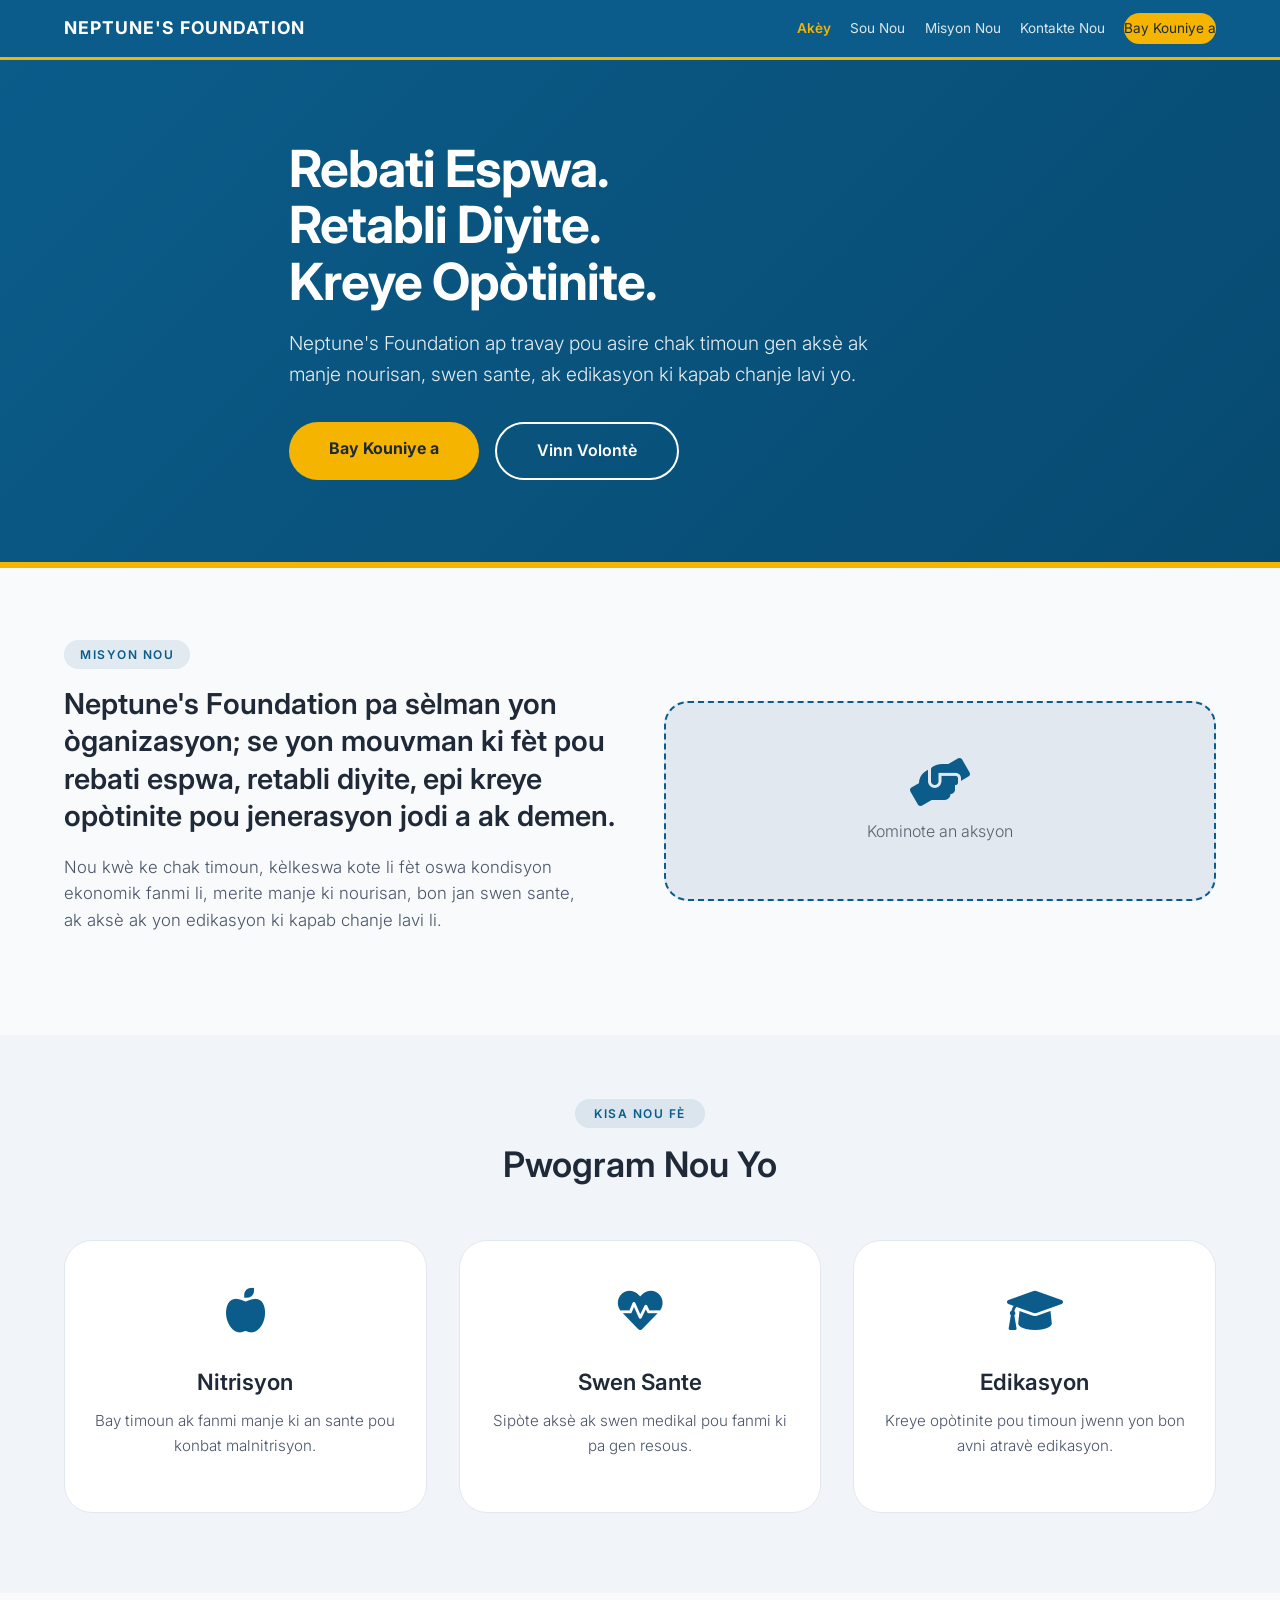
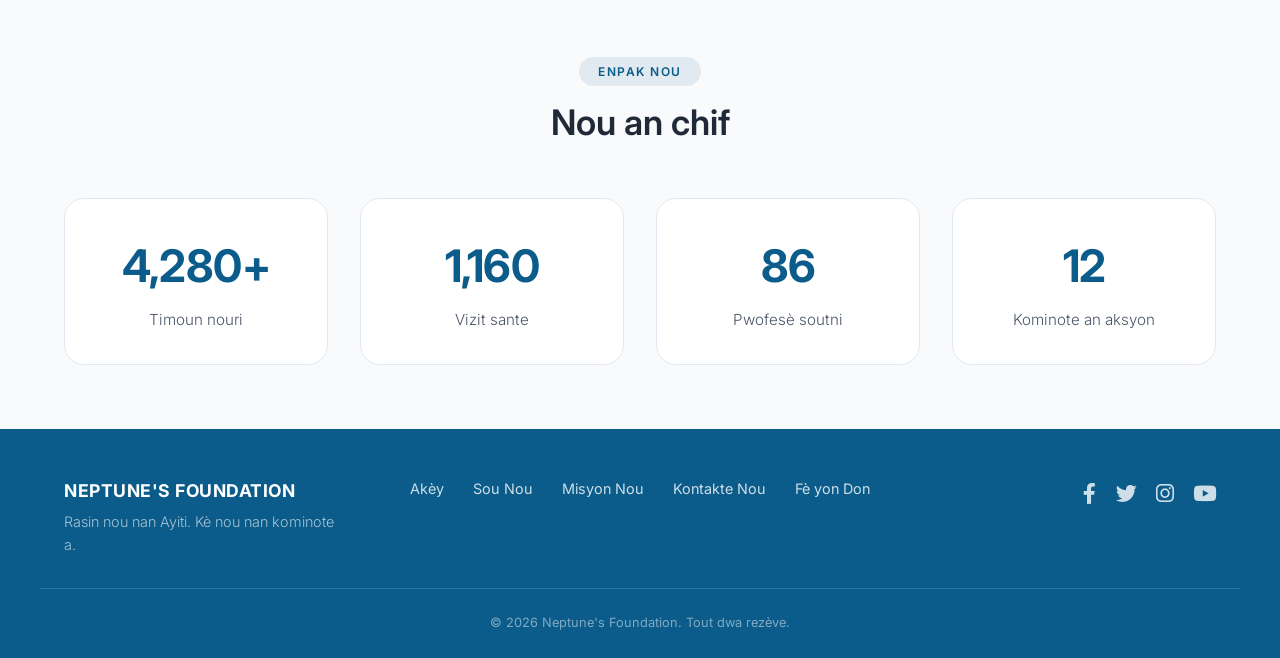
<file: index.html>
<!doctype html>
<html lang="ht">
  <head>
    <meta charset="UTF-8" />
    <meta name="viewport" content="width=device-width, initial-scale=1.0" />
    <title>Neptune's Foundation · Home</title>
    <link
      rel="stylesheet"
      href="https://cdnjs.cloudflare.com/ajax/libs/font-awesome/6.0.0-beta3/css/all.min.css"
    />
    <link rel="preconnect" href="https://fonts.googleapis.com" />
    <link rel="preconnect" href="https://fonts.gstatic.com" crossorigin />
    <link
      href="https://fonts.googleapis.com/css2?family=Inter:opsz,wght@14..32,300;14..32,400;14..32,600;14..32,700&display=swap"
      rel="stylesheet"
    />
    <link rel="stylesheet" href="./css/styles.css" />
  </head>
  <body>
    <header class="top-header">
      <div class="container header-flex">
        <div class="logo">NEPTUNE'S FOUNDATION</div>
        <nav class="main-nav" id="mainNav">
          <a href="index.html" class="active">Akèy</a>
          <a href="./pages/about.html">Sou Nou</a>
          <a href="./pages/missions.html">Misyon Nou</a>
          <a href="./pages/contact.html">Kontakte Nou</a>
          <a href="./pages/donate.html" class="donate-btn">Bay Kouniye a</a>
        </nav>
        <div class="hamburger" id="hamburger">
          <i class="fas fa-bars"></i>
        </div>
      </div>
    </header>

    <section class="hero-section">
      <div class="container hero-content">
        <h1>
          Rebati Espwa.<br />
          Retabli Diyite.<br />
          Kreye Opòtinite.
        </h1>
        <p>
          Neptune's Foundation ap travay pou asire chak timoun gen aksè ak manje
          nourisan, swen sante, ak edikasyon ki kapab chanje lavi yo.
        </p>
        <div class="hero-btns">
          <a href="donate.html" class="btn-primary">Bay Kouniye a</a>
          <a href="contact.html" class="btn-secondary">Vinn Volontè</a>
        </div>
      </div>
    </section>

    <section class="mission-section">
      <div class="container mission-grid">
        <div class="mission-text">
          <span class="section-tag">Misyon Nou</span>
          <h2>
            Neptune's Foundation pa sèlman yon òganizasyon; se yon mouvman ki
            fèt pou rebati espwa, retabli diyite, epi kreye opòtinite pou
            jenerasyon jodi a ak demen.
          </h2>
          <p>
            Nou kwè ke chak timoun, kèlkeswa kote li fèt oswa kondisyon ekonomik
            fanmi li, merite manje ki nourisan, bon jan swen sante, ak aksè ak
            yon edikasyon ki kapab chanje lavi li.
          </p>
        </div>
        <div class="mission-image">
          <div class="image-placeholder">
            <i class="fas fa-hands-helping"></i>
            <span>Kominote an aksyon</span>
          </div>
        </div>
      </div>
    </section>

    <section class="programs-section">
      <div class="container">
        <div class="section-header">
          <span class="section-tag">Kisa Nou Fè</span>
          <h2>Pwogram Nou Yo</h2>
        </div>
        <div class="programs-grid">
          <div class="program-card">
            <div class="program-icon"><i class="fas fa-apple-alt"></i></div>
            <h3>Nitrisyon</h3>
            <p>
              Bay timoun ak fanmi manje ki an sante pou konbat malnitrisyon.
            </p>
          </div>
          <div class="program-card">
            <div class="program-icon"><i class="fas fa-heartbeat"></i></div>
            <h3>Swen Sante</h3>
            <p>Sipòte aksè ak swen medikal pou fanmi ki pa gen resous.</p>
          </div>
          <div class="program-card">
            <div class="program-icon">
              <i class="fas fa-graduation-cap"></i>
            </div>
            <h3>Edikasyon</h3>
            <p>
              Kreye opòtinite pou timoun jwenn yon bon avni atravè edikasyon.
            </p>
          </div>
        </div>
      </div>
    </section>

    <section class="impact-section">
      <div class="container">
        <div class="section-header">
          <span class="section-tag">Enpak Nou</span>
          <h2>Nou an chif</h2>
        </div>
        <div class="impact-grid">
          <div class="impact-item">
            <div class="number">4,280+</div>
            <p>Timoun nouri</p>
          </div>
          <div class="impact-item">
            <div class="number">1,160</div>
            <p>Vizit sante</p>
          </div>
          <div class="impact-item">
            <div class="number">86</div>
            <p>Pwofesè soutni</p>
          </div>
          <div class="impact-item">
            <div class="number">12</div>
            <p>Kominote an aksyon</p>
          </div>
        </div>
      </div>
    </section>

    <footer class="footer">
      <div class="container footer-grid">
        <div class="footer-brand">
          <h3>NEPTUNE'S FOUNDATION</h3>
          <p>Rasin nou nan Ayiti. Kè nou nan kominote a.</p>
        </div>
        <div class="footer-links">
          <a href="index.html">Akèy</a>
          <a href="about.html">Sou Nou</a>
          <a href="missions.html">Misyon Nou</a>
          <a href="contact.html">Kontakte Nou</a>
          <a href="donate.html">Fè yon Don</a>
        </div>
        <div class="footer-social">
          <a href="#"><i class="fab fa-facebook-f"></i></a>
          <a href="#"><i class="fab fa-twitter"></i></a>
          <a href="#"><i class="fab fa-instagram"></i></a>
          <a href="#"><i class="fab fa-youtube"></i></a>
        </div>
      </div>
      <div class="container footer-bottom">
        <p>&copy; 2026 Neptune's Foundation. Tout dwa rezève.</p>
      </div>
    </footer>

    <script src="./js/scripts.js"></script>
  </body>
</html>
</file>
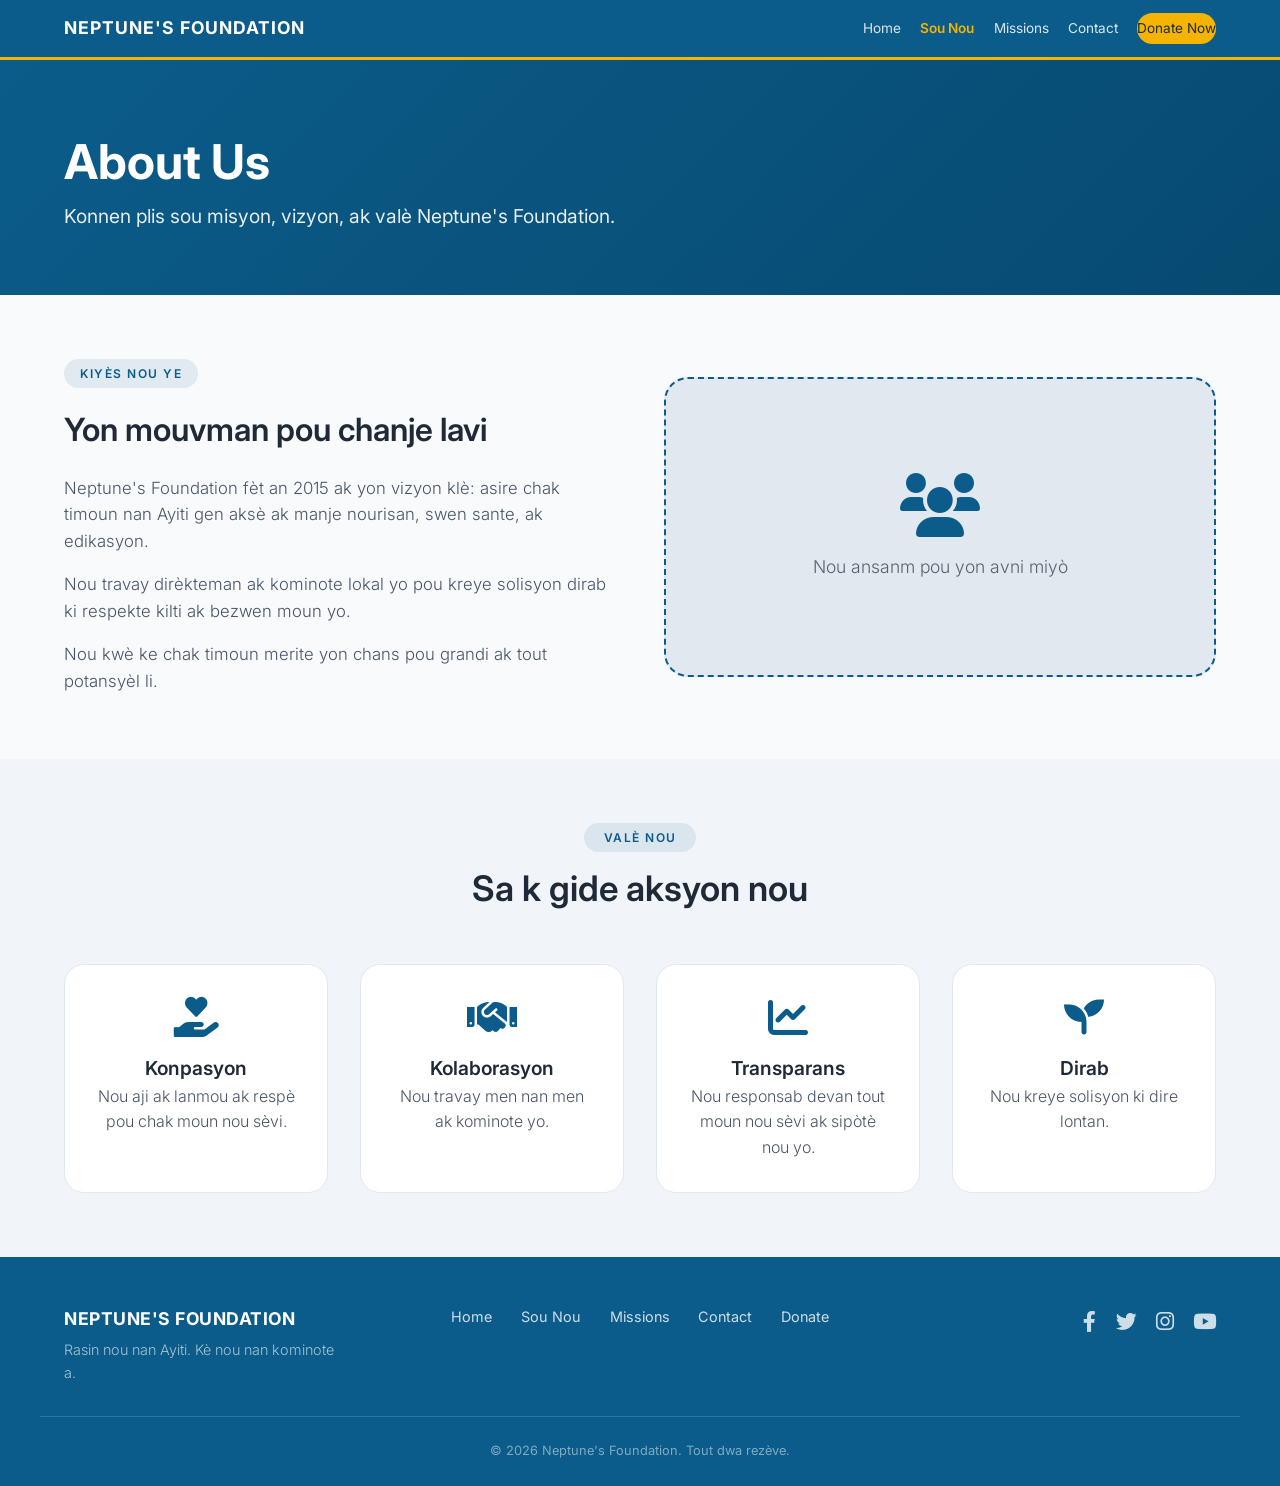
<file: pages/about.html>
<!doctype html>
<html lang="ht">
  <head>
    <meta charset="UTF-8" />
    <meta name="viewport" content="width=device-width, initial-scale=1.0" />
    <title>Neptune's Foundation · About</title>
    <link
      rel="stylesheet"
      href="https://cdnjs.cloudflare.com/ajax/libs/font-awesome/6.0.0-beta3/css/all.min.css"
    />
    <link rel="preconnect" href="https://fonts.googleapis.com" />
    <link rel="preconnect" href="https://fonts.gstatic.com" crossorigin />
    <link
      href="https://fonts.googleapis.com/css2?family=Inter:opsz,wght@14..32,300;14..32,400;14..32,600;14..32,700&display=swap"
      rel="stylesheet"
    />
    <link rel="stylesheet" href="../css/styles.css" />
  </head>
  <body>
    <header class="top-header">
      <div class="container header-flex">
        <div class="logo">NEPTUNE'S FOUNDATION</div>
        <nav class="main-nav" id="mainNav">
          <a href="index.html">Home</a>
          <a href="about.html" class="active">Sou Nou</a>
          <a href="missions.html">Missions</a>
          <a href="contact.html">Contact</a>
          <a href="donate.html" class="donate-btn">Donate Now</a>
        </nav>
        <div class="hamburger" id="hamburger">
          <i class="fas fa-bars"></i>
        </div>
      </div>
    </header>

    <section
      class="page-hero"
      style="
        background: linear-gradient(
          135deg,
          var(--color-primary) 0%,
          #074a70 100%
        );
        padding: 4rem 0;
        color: #ffffff;
      "
    >
      <div class="container">
        <h1 style="font-size: 3rem; font-weight: 700">About Us</h1>
        <p style="font-size: 1.2rem; opacity: 0.9; max-width: 600px">
          Konnen plis sou misyon, vizyon, ak valè Neptune's Foundation.
        </p>
      </div>
    </section>

    <section
      class="about-content"
      style="padding: 4rem 0; background: var(--color-bg-main)"
    >
      <div class="container">
        <div
          class="about-grid"
          style="
            display: grid;
            grid-template-columns: 1fr 1fr;
            gap: 3rem;
            align-items: center;
          "
        >
          <div>
            <span
              class="section-tag"
              style="
                display: inline-block;
                font-size: 0.75rem;
                font-weight: 600;
                text-transform: uppercase;
                letter-spacing: 1.5px;
                color: var(--color-primary);
                background: rgba(11, 92, 138, 0.1);
                padding: 0.3rem 1rem;
                border-radius: 40px;
                margin-bottom: 1rem;
              "
              >Kiyès Nou Ye</span
            >
            <h2
              style="
                font-size: 2rem;
                font-weight: 600;
                color: var(--color-text-main);
                margin-bottom: 1.2rem;
              "
            >
              Yon mouvman pou chanje lavi
            </h2>
            <p
              style="
                font-size: 1.05rem;
                color: #4a5568;
                font-weight: 300;
                margin-bottom: 1rem;
              "
            >
              Neptune's Foundation fèt an 2015 ak yon vizyon klè: asire chak
              timoun nan Ayiti gen aksè ak manje nourisan, swen sante, ak
              edikasyon.
            </p>
            <p
              style="
                font-size: 1.05rem;
                color: #4a5568;
                font-weight: 300;
                margin-bottom: 1rem;
              "
            >
              Nou travay dirèkteman ak kominote lokal yo pou kreye solisyon
              dirab ki respekte kilti ak bezwen moun yo.
            </p>
            <p style="font-size: 1.05rem; color: #4a5568; font-weight: 300">
              Nou kwè ke chak timoun merite yon chans pou grandi ak tout
              potansyèl li.
            </p>
          </div>
          <div
            class="image-placeholder"
            style="
              background: #e2e8f0;
              border-radius: 24px;
              padding: 3rem 2rem;
              text-align: center;
              min-height: 300px;
              display: flex;
              flex-direction: column;
              align-items: center;
              justify-content: center;
              border: 2px dashed var(--color-primary);
            "
          >
            <i
              class="fas fa-users"
              style="
                font-size: 4rem;
                color: var(--color-primary);
                margin-bottom: 1rem;
              "
            ></i>
            <span style="font-weight: 300; font-size: 1.1rem; opacity: 0.7"
              >Nou ansanm pou yon avni miyò</span
            >
          </div>
        </div>
      </div>
    </section>

    <section
      class="values-section"
      style="padding: 4rem 0; background: #f1f5f9"
    >
      <div class="container">
        <div class="section-header">
          <span class="section-tag">Valè Nou</span>
          <h2>Sa k gide aksyon nou</h2>
        </div>
        <div
          class="values-grid"
          style="
            display: grid;
            grid-template-columns: repeat(auto-fit, minmax(250px, 1fr));
            gap: 2rem;
            margin-top: 2rem;
          "
        >
          <div
            class="value-card"
            style="
              background: #ffffff;
              padding: 2rem;
              border-radius: 20px;
              border: 1px solid #e2e8f0;
              text-align: center;
              transition: 0.25s ease;
            "
          >
            <i
              class="fas fa-hand-holding-heart"
              style="
                font-size: 2.5rem;
                color: var(--color-primary);
                margin-bottom: 1rem;
              "
            ></i>
            <h3
              style="
                font-size: 1.2rem;
                font-weight: 600;
                color: var(--color-text-main);
              "
            >
              Konpasyon
            </h3>
            <p style="color: #4a5568; font-weight: 300">
              Nou aji ak lanmou ak respè pou chak moun nou sèvi.
            </p>
          </div>
          <div
            class="value-card"
            style="
              background: #ffffff;
              padding: 2rem;
              border-radius: 20px;
              border: 1px solid #e2e8f0;
              text-align: center;
              transition: 0.25s ease;
            "
          >
            <i
              class="fas fa-handshake"
              style="
                font-size: 2.5rem;
                color: var(--color-primary);
                margin-bottom: 1rem;
              "
            ></i>
            <h3
              style="
                font-size: 1.2rem;
                font-weight: 600;
                color: var(--color-text-main);
              "
            >
              Kolaborasyon
            </h3>
            <p style="color: #4a5568; font-weight: 300">
              Nou travay men nan men ak kominote yo.
            </p>
          </div>
          <div
            class="value-card"
            style="
              background: #ffffff;
              padding: 2rem;
              border-radius: 20px;
              border: 1px solid #e2e8f0;
              text-align: center;
              transition: 0.25s ease;
            "
          >
            <i
              class="fas fa-chart-line"
              style="
                font-size: 2.5rem;
                color: var(--color-primary);
                margin-bottom: 1rem;
              "
            ></i>
            <h3
              style="
                font-size: 1.2rem;
                font-weight: 600;
                color: var(--color-text-main);
              "
            >
              Transparans
            </h3>
            <p style="color: #4a5568; font-weight: 300">
              Nou responsab devan tout moun nou sèvi ak sipòtè nou yo.
            </p>
          </div>
          <div
            class="value-card"
            style="
              background: #ffffff;
              padding: 2rem;
              border-radius: 20px;
              border: 1px solid #e2e8f0;
              text-align: center;
              transition: 0.25s ease;
            "
          >
            <i
              class="fas fa-seedling"
              style="
                font-size: 2.5rem;
                color: var(--color-primary);
                margin-bottom: 1rem;
              "
            ></i>
            <h3
              style="
                font-size: 1.2rem;
                font-weight: 600;
                color: var(--color-text-main);
              "
            >
              Dirab
            </h3>
            <p style="color: #4a5568; font-weight: 300">
              Nou kreye solisyon ki dire lontan.
            </p>
          </div>
        </div>
      </div>
    </section>

    <footer class="footer">
      <div class="container footer-grid">
        <div class="footer-brand">
          <h3>NEPTUNE'S FOUNDATION</h3>
          <p>Rasin nou nan Ayiti. Kè nou nan kominote a.</p>
        </div>
        <div class="footer-links">
          <a href="index.html">Home</a>
          <a href="about.html">Sou Nou</a>
          <a href="missions.html">Missions</a>
          <a href="contact.html">Contact</a>
          <a href="donate.html">Donate</a>
        </div>
        <div class="footer-social">
          <a href="#"><i class="fab fa-facebook-f"></i></a>
          <a href="#"><i class="fab fa-twitter"></i></a>
          <a href="#"><i class="fab fa-instagram"></i></a>
          <a href="#"><i class="fab fa-youtube"></i></a>
        </div>
      </div>
      <div class="container footer-bottom">
        <p>&copy; 2026 Neptune's Foundation. Tout dwa rezève.</p>
      </div>
    </footer>

    <script src="../js/scripts.js"></script>
  </body>
</html>
</file>
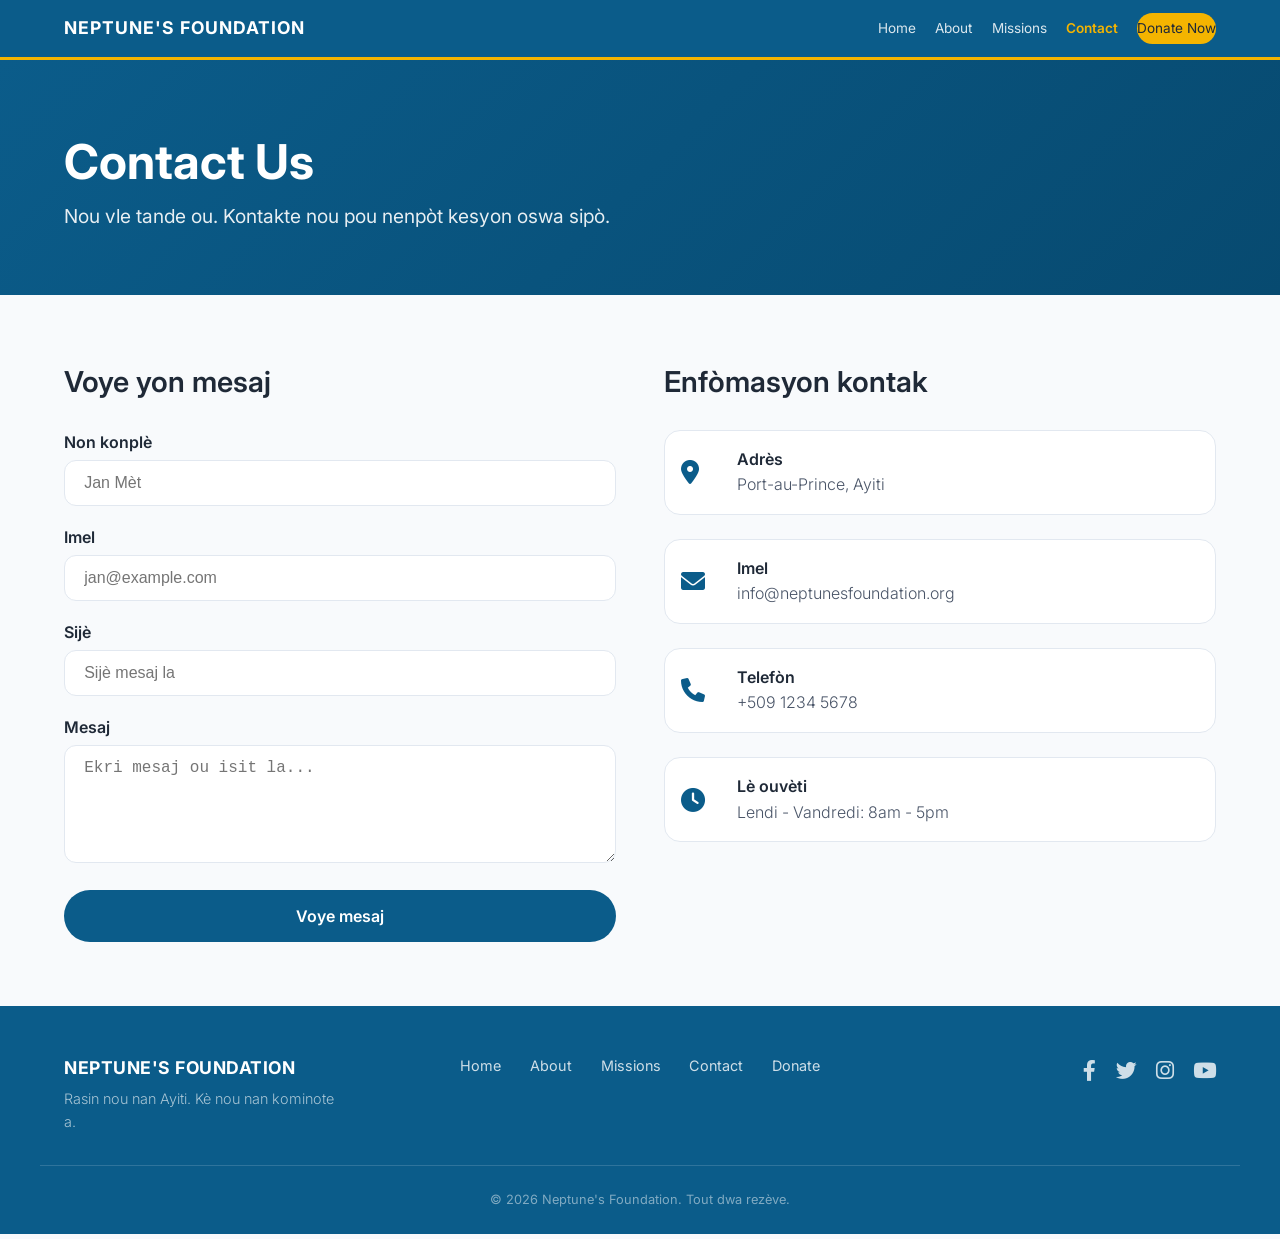
<file: pages/contact.html>
<!doctype html>
<html lang="ht">
  <head>
    <meta charset="UTF-8" />
    <meta name="viewport" content="width=device-width, initial-scale=1.0" />
    <title>Neptune's Foundation · Contact</title>
    <link
      rel="stylesheet"
      href="https://cdnjs.cloudflare.com/ajax/libs/font-awesome/6.0.0-beta3/css/all.min.css"
    />
    <link rel="preconnect" href="https://fonts.googleapis.com" />
    <link rel="preconnect" href="https://fonts.gstatic.com" crossorigin />
    <link
      href="https://fonts.googleapis.com/css2?family=Inter:opsz,wght@14..32,300;14..32,400;14..32,600;14..32,700&display=swap"
      rel="stylesheet"
    />
    <link rel="stylesheet" href="../css/styles.css" />
  </head>
  <body>
    <header class="top-header">
      <div class="container header-flex">
        <div class="logo">NEPTUNE'S FOUNDATION</div>
        <nav class="main-nav" id="mainNav">
          <a href="../index.html">Home</a>
          <a href="about.html">About</a>
          <a href="missions.html">Missions</a>
          <a href="contact.html" class="active">Contact</a>
          <a href="donate.html" class="donate-btn">Donate Now</a>
        </nav>
        <div class="hamburger" id="hamburger">
          <i class="fas fa-bars"></i>
        </div>
      </div>
    </header>

    <section
      class="page-hero"
      style="
        background: linear-gradient(
          135deg,
          var(--color-primary) 0%,
          #074a70 100%
        );
        padding: 4rem 0;
        color: #ffffff;
      "
    >
      <div class="container">
        <h1 style="font-size: 3rem; font-weight: 700">Contact Us</h1>
        <p style="font-size: 1.2rem; opacity: 0.9; max-width: 600px">
          Nou vle tande ou. Kontakte nou pou nenpòt kesyon oswa sipò.
        </p>
      </div>
    </section>

    <section
      class="contact-section"
      style="padding: 4rem 0; background: var(--color-bg-main)"
    >
      <div class="container">
        <div
          class="contact-grid"
          style="display: grid; grid-template-columns: 1fr 1fr; gap: 3rem"
        >
          <div>
            <h2
              style="
                font-size: 1.8rem;
                font-weight: 600;
                color: var(--color-text-main);
                margin-bottom: 1.5rem;
              "
            >
              Voye yon mesaj
            </h2>
            <form
              id="contactForm"
              style="display: flex; flex-direction: column; gap: 1.2rem"
            >
              <div>
                <label
                  style="
                    font-weight: 600;
                    color: var(--color-text-main);
                    display: block;
                    margin-bottom: 0.3rem;
                  "
                  >Non konplè</label
                >
                <input
                  type="text"
                  id="fullName"
                  placeholder="Jan Mèt"
                  style="
                    width: 100%;
                    padding: 0.8rem 1.2rem;
                    border-radius: 12px;
                    border: 1px solid #e2e8f0;
                    font-size: 1rem;
                    transition: 0.2s;
                  "
                />
              </div>
              <div>
                <label
                  style="
                    font-weight: 600;
                    color: var(--color-text-main);
                    display: block;
                    margin-bottom: 0.3rem;
                  "
                  >Imel</label
                >
                <input
                  type="email"
                  id="email"
                  placeholder="jan@example.com"
                  style="
                    width: 100%;
                    padding: 0.8rem 1.2rem;
                    border-radius: 12px;
                    border: 1px solid #e2e8f0;
                    font-size: 1rem;
                    transition: 0.2s;
                  "
                />
              </div>
              <div>
                <label
                  style="
                    font-weight: 600;
                    color: var(--color-text-main);
                    display: block;
                    margin-bottom: 0.3rem;
                  "
                  >Sijè</label
                >
                <input
                  type="text"
                  id="subject"
                  placeholder="Sijè mesaj la"
                  style="
                    width: 100%;
                    padding: 0.8rem 1.2rem;
                    border-radius: 12px;
                    border: 1px solid #e2e8f0;
                    font-size: 1rem;
                    transition: 0.2s;
                  "
                />
              </div>
              <div>
                <label
                  style="
                    font-weight: 600;
                    color: var(--color-text-main);
                    display: block;
                    margin-bottom: 0.3rem;
                  "
                  >Mesaj</label
                >
                <textarea
                  id="message"
                  rows="5"
                  placeholder="Ekri mesaj ou isit la..."
                  style="
                    width: 100%;
                    padding: 0.8rem 1.2rem;
                    border-radius: 12px;
                    border: 1px solid #e2e8f0;
                    font-size: 1rem;
                    transition: 0.2s;
                    resize: vertical;
                  "
                ></textarea>
              </div>
              <button
                type="submit"
                style="
                  background: var(--color-primary);
                  color: #ffffff;
                  padding: 1rem 2.5rem;
                  border: none;
                  border-radius: 60px;
                  font-size: 1rem;
                  font-weight: 600;
                  cursor: pointer;
                  transition: 0.2s;
                  font-family: 'Inter', sans-serif;
                "
              >
                Voye mesaj
              </button>
            </form>
          </div>
          <div>
            <h2
              style="
                font-size: 1.8rem;
                font-weight: 600;
                color: var(--color-text-main);
                margin-bottom: 1.5rem;
              "
            >
              Enfòmasyon kontak
            </h2>
            <div style="display: flex; flex-direction: column; gap: 1.5rem">
              <div
                style="
                  display: flex;
                  align-items: center;
                  gap: 1rem;
                  padding: 1rem;
                  background: #ffffff;
                  border-radius: 16px;
                  border: 1px solid #e2e8f0;
                "
              >
                <i
                  class="fas fa-map-marker-alt"
                  style="
                    font-size: 1.5rem;
                    color: var(--color-primary);
                    width: 40px;
                  "
                ></i>
                <div>
                  <h4 style="font-weight: 600; color: var(--color-text-main)">
                    Adrès
                  </h4>
                  <p style="color: #4a5568; font-weight: 300">
                    Port-au-Prince, Ayiti
                  </p>
                </div>
              </div>
              <div
                style="
                  display: flex;
                  align-items: center;
                  gap: 1rem;
                  padding: 1rem;
                  background: #ffffff;
                  border-radius: 16px;
                  border: 1px solid #e2e8f0;
                "
              >
                <i
                  class="fas fa-envelope"
                  style="
                    font-size: 1.5rem;
                    color: var(--color-primary);
                    width: 40px;
                  "
                ></i>
                <div>
                  <h4 style="font-weight: 600; color: var(--color-text-main)">
                    Imel
                  </h4>
                  <p style="color: #4a5568; font-weight: 300">
                    info@neptunesfoundation.org
                  </p>
                </div>
              </div>
              <div
                style="
                  display: flex;
                  align-items: center;
                  gap: 1rem;
                  padding: 1rem;
                  background: #ffffff;
                  border-radius: 16px;
                  border: 1px solid #e2e8f0;
                "
              >
                <i
                  class="fas fa-phone"
                  style="
                    font-size: 1.5rem;
                    color: var(--color-primary);
                    width: 40px;
                  "
                ></i>
                <div>
                  <h4 style="font-weight: 600; color: var(--color-text-main)">
                    Telefòn
                  </h4>
                  <p style="color: #4a5568; font-weight: 300">+509 1234 5678</p>
                </div>
              </div>
              <div
                style="
                  display: flex;
                  align-items: center;
                  gap: 1rem;
                  padding: 1rem;
                  background: #ffffff;
                  border-radius: 16px;
                  border: 1px solid #e2e8f0;
                "
              >
                <i
                  class="fas fa-clock"
                  style="
                    font-size: 1.5rem;
                    color: var(--color-primary);
                    width: 40px;
                  "
                ></i>
                <div>
                  <h4 style="font-weight: 600; color: var(--color-text-main)">
                    Lè ouvèti
                  </h4>
                  <p style="color: #4a5568; font-weight: 300">
                    Lendi - Vandredi: 8am - 5pm
                  </p>
                </div>
              </div>
            </div>
          </div>
        </div>
      </div>
    </section>

    <footer class="footer">
      <div class="container footer-grid">
        <div class="footer-brand">
          <h3>NEPTUNE'S FOUNDATION</h3>
          <p>Rasin nou nan Ayiti. Kè nou nan kominote a.</p>
        </div>
        <div class="footer-links">
          <a href="index.html">Home</a>
          <a href="about.html">About</a>
          <a href="missions.html">Missions</a>
          <a href="contact.html">Contact</a>
          <a href="donate.html">Donate</a>
        </div>
        <div class="footer-social">
          <a href="#"><i class="fab fa-facebook-f"></i></a>
          <a href="#"><i class="fab fa-twitter"></i></a>
          <a href="#"><i class="fab fa-instagram"></i></a>
          <a href="#"><i class="fab fa-youtube"></i></a>
        </div>
      </div>
      <div class="container footer-bottom">
        <p>&copy; 2026 Neptune's Foundation. Tout dwa rezève.</p>
      </div>
    </footer>

    <script src="../js/scripts.js"></script>
  </body>
</html>
</file>
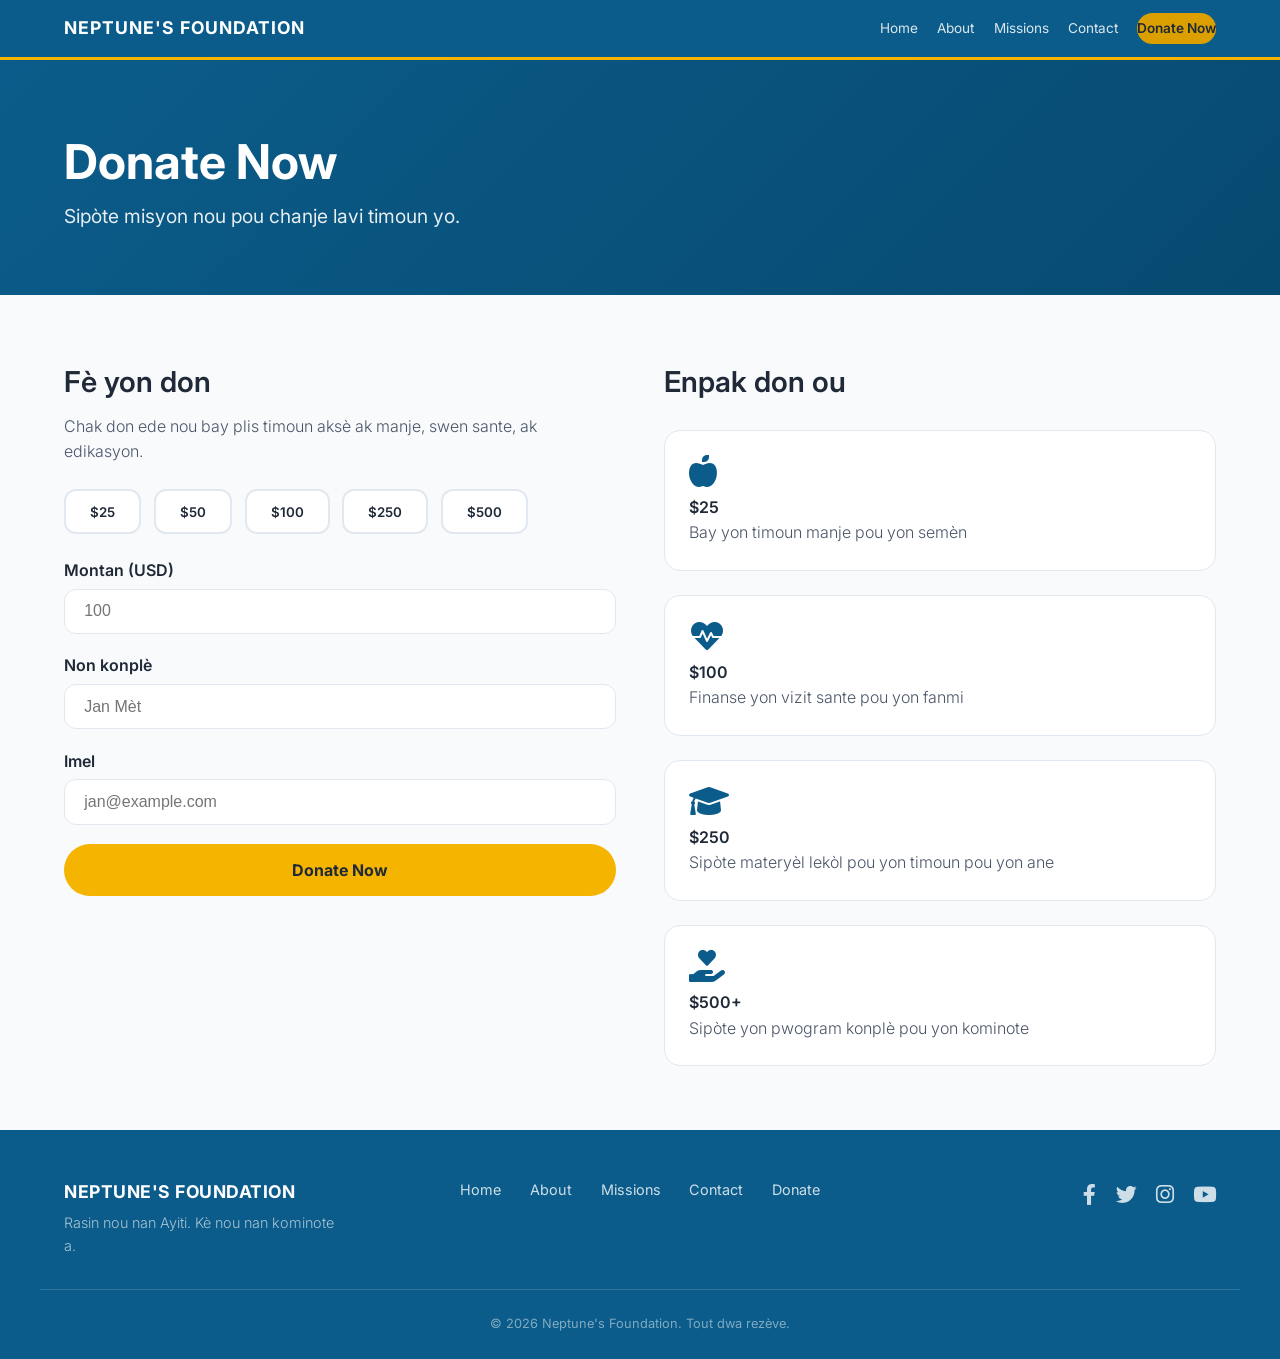
<file: pages/donate.html>
<!doctype html>
<html lang="ht">
  <head>
    <meta charset="UTF-8" />
    <meta name="viewport" content="width=device-width, initial-scale=1.0" />
    <title>Neptune's Foundation · Donate</title>
    <link
      rel="stylesheet"
      href="https://cdnjs.cloudflare.com/ajax/libs/font-awesome/6.0.0-beta3/css/all.min.css"
    />
    <link rel="preconnect" href="https://fonts.googleapis.com" />
    <link rel="preconnect" href="https://fonts.gstatic.com" crossorigin />
    <link
      href="https://fonts.googleapis.com/css2?family=Inter:opsz,wght@14..32,300;14..32,400;14..32,600;14..32,700&display=swap"
      rel="stylesheet"
    />
    <link rel="stylesheet" href="../css/styles.css" />
  </head>
  <body>
    <header class="top-header">
      <div class="container header-flex">
        <div class="logo">NEPTUNE'S FOUNDATION</div>
        <nav class="main-nav" id="mainNav">
          <a href="../index.html">Home</a>
          <a href="about.html">About</a>
          <a href="missions.html">Missions</a>
          <a href="contact.html">Contact</a>
          <a href="donate.html" class="donate-btn active">Donate Now</a>
        </nav>
        <div class="hamburger" id="hamburger">
          <i class="fas fa-bars"></i>
        </div>
      </div>
    </header>

    <section
      class="page-hero"
      style="
        background: linear-gradient(
          135deg,
          var(--color-primary) 0%,
          #074a70 100%
        );
        padding: 4rem 0;
        color: #ffffff;
      "
    >
      <div class="container">
        <h1 style="font-size: 3rem; font-weight: 700">Donate Now</h1>
        <p style="font-size: 1.2rem; opacity: 0.9; max-width: 600px">
          Sipòte misyon nou pou chanje lavi timoun yo.
        </p>
      </div>
    </section>

    <section
      class="donate-section"
      style="padding: 4rem 0; background: var(--color-bg-main)"
    >
      <div class="container">
        <div
          class="donate-grid"
          style="display: grid; grid-template-columns: 1fr 1fr; gap: 3rem"
        >
          <div>
            <h2
              style="
                font-size: 1.8rem;
                font-weight: 600;
                color: var(--color-text-main);
                margin-bottom: 0.5rem;
              "
            >
              Fè yon don
            </h2>
            <p style="color: #4a5568; font-weight: 300; margin-bottom: 1.5rem">
              Chak don ede nou bay plis timoun aksè ak manje, swen sante, ak
              edikasyon.
            </p>

            <div
              style="
                display: flex;
                gap: 0.8rem;
                flex-wrap: wrap;
                margin-bottom: 1.5rem;
              "
            >
              <button
                class="donation-amount"
                data-amount="25"
                style="
                  background: #ffffff;
                  padding: 0.8rem 1.5rem;
                  border: 2px solid #e2e8f0;
                  border-radius: 12px;
                  font-weight: 600;
                  color: var(--color-text-main);
                  cursor: pointer;
                  transition: 0.2s;
                  font-family: 'Inter', sans-serif;
                "
              >
                $25
              </button>
              <button
                class="donation-amount"
                data-amount="50"
                style="
                  background: #ffffff;
                  padding: 0.8rem 1.5rem;
                  border: 2px solid #e2e8f0;
                  border-radius: 12px;
                  font-weight: 600;
                  color: var(--color-text-main);
                  cursor: pointer;
                  transition: 0.2s;
                  font-family: 'Inter', sans-serif;
                "
              >
                $50
              </button>
              <button
                class="donation-amount"
                data-amount="100"
                style="
                  background: #ffffff;
                  padding: 0.8rem 1.5rem;
                  border: 2px solid #e2e8f0;
                  border-radius: 12px;
                  font-weight: 600;
                  color: var(--color-text-main);
                  cursor: pointer;
                  transition: 0.2s;
                  font-family: 'Inter', sans-serif;
                "
              >
                $100
              </button>
              <button
                class="donation-amount"
                data-amount="250"
                style="
                  background: #ffffff;
                  padding: 0.8rem 1.5rem;
                  border: 2px solid #e2e8f0;
                  border-radius: 12px;
                  font-weight: 600;
                  color: var(--color-text-main);
                  cursor: pointer;
                  transition: 0.2s;
                  font-family: 'Inter', sans-serif;
                "
              >
                $250
              </button>
              <button
                class="donation-amount"
                data-amount="500"
                style="
                  background: #ffffff;
                  padding: 0.8rem 1.5rem;
                  border: 2px solid #e2e8f0;
                  border-radius: 12px;
                  font-weight: 600;
                  color: var(--color-text-main);
                  cursor: pointer;
                  transition: 0.2s;
                  font-family: 'Inter', sans-serif;
                "
              >
                $500
              </button>
            </div>

            <form
              id="donateForm"
              style="display: flex; flex-direction: column; gap: 1.2rem"
            >
              <div>
                <label
                  style="
                    font-weight: 600;
                    color: var(--color-text-main);
                    display: block;
                    margin-bottom: 0.3rem;
                  "
                  >Montan (USD)</label
                >
                <input
                  type="number"
                  id="amount"
                  placeholder="100"
                  min="1"
                  style="
                    width: 100%;
                    padding: 0.8rem 1.2rem;
                    border-radius: 12px;
                    border: 1px solid #e2e8f0;
                    font-size: 1rem;
                    transition: 0.2s;
                  "
                />
              </div>
              <div>
                <label
                  style="
                    font-weight: 600;
                    color: var(--color-text-main);
                    display: block;
                    margin-bottom: 0.3rem;
                  "
                  >Non konplè</label
                >
                <input
                  type="text"
                  id="donorName"
                  placeholder="Jan Mèt"
                  style="
                    width: 100%;
                    padding: 0.8rem 1.2rem;
                    border-radius: 12px;
                    border: 1px solid #e2e8f0;
                    font-size: 1rem;
                    transition: 0.2s;
                  "
                />
              </div>
              <div>
                <label
                  style="
                    font-weight: 600;
                    color: var(--color-text-main);
                    display: block;
                    margin-bottom: 0.3rem;
                  "
                  >Imel</label
                >
                <input
                  type="email"
                  id="donorEmail"
                  placeholder="jan@example.com"
                  style="
                    width: 100%;
                    padding: 0.8rem 1.2rem;
                    border-radius: 12px;
                    border: 1px solid #e2e8f0;
                    font-size: 1rem;
                    transition: 0.2s;
                  "
                />
              </div>
              <button
                type="submit"
                style="
                  background: var(--color-accent);
                  color: var(--color-text-main);
                  padding: 1rem 2.5rem;
                  border: none;
                  border-radius: 60px;
                  font-size: 1rem;
                  font-weight: 700;
                  cursor: pointer;
                  transition: 0.2s;
                  font-family: 'Inter', sans-serif;
                "
              >
                Donate Now
              </button>
            </form>
          </div>
          <div>
            <h2
              style="
                font-size: 1.8rem;
                font-weight: 600;
                color: var(--color-text-main);
                margin-bottom: 1.5rem;
              "
            >
              Enpak don ou
            </h2>
            <div style="display: flex; flex-direction: column; gap: 1.5rem">
              <div
                style="
                  background: #ffffff;
                  padding: 1.5rem;
                  border-radius: 16px;
                  border: 1px solid #e2e8f0;
                "
              >
                <i
                  class="fas fa-apple-alt"
                  style="
                    font-size: 2rem;
                    color: var(--color-primary);
                    margin-bottom: 0.5rem;
                  "
                ></i>
                <h4 style="font-weight: 600; color: var(--color-text-main)">
                  $25
                </h4>
                <p style="color: #4a5568; font-weight: 300">
                  Bay yon timoun manje pou yon semèn
                </p>
              </div>
              <div
                style="
                  background: #ffffff;
                  padding: 1.5rem;
                  border-radius: 16px;
                  border: 1px solid #e2e8f0;
                "
              >
                <i
                  class="fas fa-heartbeat"
                  style="
                    font-size: 2rem;
                    color: var(--color-primary);
                    margin-bottom: 0.5rem;
                  "
                ></i>
                <h4 style="font-weight: 600; color: var(--color-text-main)">
                  $100
                </h4>
                <p style="color: #4a5568; font-weight: 300">
                  Finanse yon vizit sante pou yon fanmi
                </p>
              </div>
              <div
                style="
                  background: #ffffff;
                  padding: 1.5rem;
                  border-radius: 16px;
                  border: 1px solid #e2e8f0;
                "
              >
                <i
                  class="fas fa-graduation-cap"
                  style="
                    font-size: 2rem;
                    color: var(--color-primary);
                    margin-bottom: 0.5rem;
                  "
                ></i>
                <h4 style="font-weight: 600; color: var(--color-text-main)">
                  $250
                </h4>
                <p style="color: #4a5568; font-weight: 300">
                  Sipòte materyèl lekòl pou yon timoun pou yon ane
                </p>
              </div>
              <div
                style="
                  background: #ffffff;
                  padding: 1.5rem;
                  border-radius: 16px;
                  border: 1px solid #e2e8f0;
                "
              >
                <i
                  class="fas fa-hand-holding-heart"
                  style="
                    font-size: 2rem;
                    color: var(--color-primary);
                    margin-bottom: 0.5rem;
                  "
                ></i>
                <h4 style="font-weight: 600; color: var(--color-text-main)">
                  $500+
                </h4>
                <p style="color: #4a5568; font-weight: 300">
                  Sipòte yon pwogram konplè pou yon kominote
                </p>
              </div>
            </div>
          </div>
        </div>
      </div>
    </section>

    <footer class="footer">
      <div class="container footer-grid">
        <div class="footer-brand">
          <h3>NEPTUNE'S FOUNDATION</h3>
          <p>Rasin nou nan Ayiti. Kè nou nan kominote a.</p>
        </div>
        <div class="footer-links">
          <a href="index.html">Home</a>
          <a href="about.html">About</a>
          <a href="missions.html">Missions</a>
          <a href="contact.html">Contact</a>
          <a href="donate.html">Donate</a>
        </div>
        <div class="footer-social">
          <a href="#"><i class="fab fa-facebook-f"></i></a>
          <a href="#"><i class="fab fa-twitter"></i></a>
          <a href="#"><i class="fab fa-instagram"></i></a>
          <a href="#"><i class="fab fa-youtube"></i></a>
        </div>
      </div>
      <div class="container footer-bottom">
        <p>&copy; 2026 Neptune's Foundation. Tout dwa rezève.</p>
      </div>
    </footer>

    <script src="../js/scripts.js"></script>
  </body>
</html>
</file>
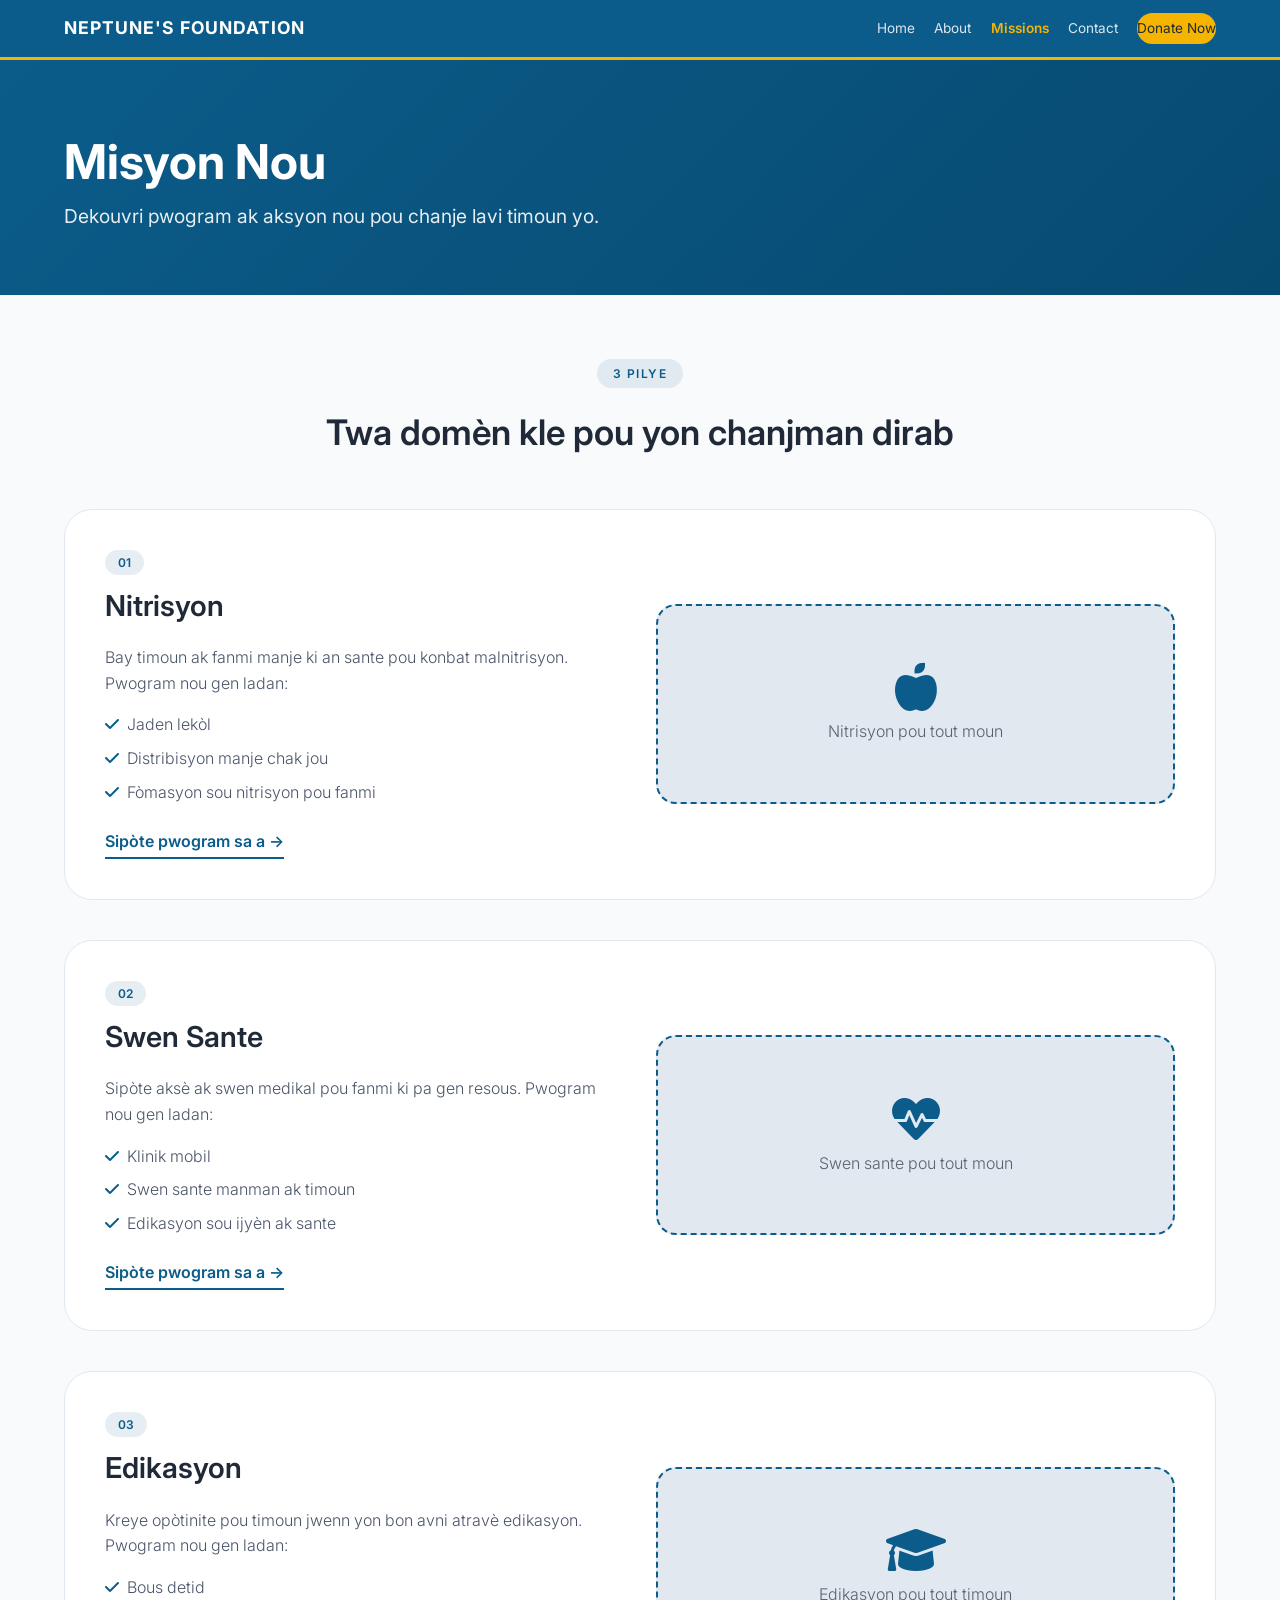
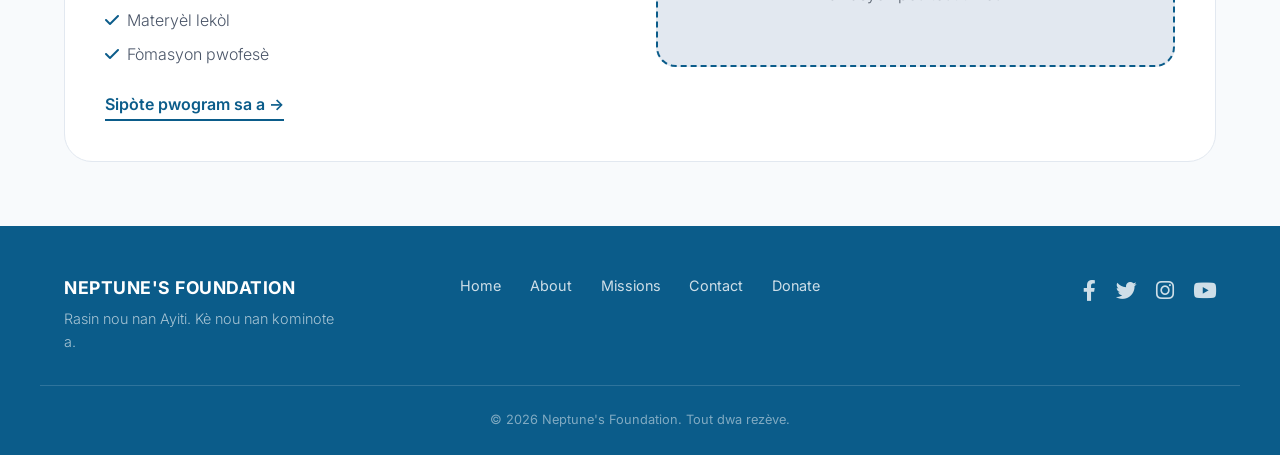
<file: pages/missions.html>
<!doctype html>
<html lang="ht">
  <head>
    <meta charset="UTF-8" />
    <meta name="viewport" content="width=device-width, initial-scale=1.0" />
    <title>Neptune's Foundation · Missions</title>
    <link
      rel="stylesheet"
      href="https://cdnjs.cloudflare.com/ajax/libs/font-awesome/6.0.0-beta3/css/all.min.css"
    />
    <link rel="preconnect" href="https://fonts.googleapis.com" />
    <link rel="preconnect" href="https://fonts.gstatic.com" crossorigin />
    <link
      href="https://fonts.googleapis.com/css2?family=Inter:opsz,wght@14..32,300;14..32,400;14..32,600;14..32,700&display=swap"
      rel="stylesheet"
    />
    <link rel="stylesheet" href="../css/styles.css" />
  </head>
  <body>
    <header class="top-header">
      <div class="container header-flex">
        <div class="logo">NEPTUNE'S FOUNDATION</div>
        <nav class="main-nav" id="mainNav">
          <a href="index.html">Home</a>
          <a href="about.html">About</a>
          <a href="missions.html" class="active">Missions</a>
          <a href="contact.html">Contact</a>
          <a href="donate.html" class="donate-btn">Donate Now</a>
        </nav>
        <div class="hamburger" id="hamburger">
          <i class="fas fa-bars"></i>
        </div>
      </div>
    </header>

    <section
      class="page-hero"
      style="
        background: linear-gradient(
          135deg,
          var(--color-primary) 0%,
          #074a70 100%
        );
        padding: 4rem 0;
        color: #ffffff;
      "
    >
      <div class="container">
        <h1 style="font-size: 3rem; font-weight: 700">Misyon Nou</h1>
        <p style="font-size: 1.2rem; opacity: 0.9; max-width: 600px">
          Dekouvri pwogram ak aksyon nou pou chanje lavi timoun yo.
        </p>
      </div>
    </section>

    <section
      class="missions-detail"
      style="padding: 4rem 0; background: var(--color-bg-main)"
    >
      <div class="container">
        <div
          class="mission-intro"
          style="text-align: center; max-width: 700px; margin: 0 auto 3rem"
        >
          <span
            class="section-tag"
            style="
              display: inline-block;
              font-size: 0.75rem;
              font-weight: 600;
              text-transform: uppercase;
              letter-spacing: 1.5px;
              color: var(--color-primary);
              background: rgba(11, 92, 138, 0.1);
              padding: 0.3rem 1rem;
              border-radius: 40px;
              margin-bottom: 1rem;
            "
            >3 Pilye</span
          >
          <h2
            style="
              font-size: 2.2rem;
              font-weight: 600;
              color: var(--color-text-main);
            "
          >
            Twa domèn kle pou yon chanjman dirab
          </h2>
        </div>

        <div class="mission-detail-grid" style="display: grid; gap: 2.5rem">
          <div
            class="mission-detail"
            style="
              display: grid;
              grid-template-columns: 1fr 1fr;
              gap: 2rem;
              align-items: center;
              background: #ffffff;
              padding: 2.5rem;
              border-radius: 28px;
              border: 1px solid #e2e8f0;
            "
          >
            <div>
              <div
                style="
                  display: flex;
                  align-items: center;
                  gap: 0.5rem;
                  margin-bottom: 0.5rem;
                "
              >
                <span
                  style="
                    background: rgba(11, 92, 138, 0.1);
                    color: var(--color-primary);
                    padding: 0.2rem 0.8rem;
                    border-radius: 20px;
                    font-size: 0.75rem;
                    font-weight: 600;
                  "
                  >01</span
                >
              </div>
              <h2
                style="
                  font-size: 1.8rem;
                  font-weight: 600;
                  color: var(--color-text-main);
                "
              >
                Nitrisyon
              </h2>
              <p style="color: #4a5568; font-weight: 300; margin: 1rem 0">
                Bay timoun ak fanmi manje ki an sante pou konbat malnitrisyon.
                Pwogram nou gen ladan:
              </p>
              <ul
                style="
                  color: #4a5568;
                  font-weight: 300;
                  list-style: none;
                  padding: 0;
                "
              >
                <li style="margin-bottom: 0.5rem">
                  <i
                    class="fas fa-check"
                    style="color: var(--color-primary); margin-right: 0.5rem"
                  ></i
                  >Jaden lekòl
                </li>
                <li style="margin-bottom: 0.5rem">
                  <i
                    class="fas fa-check"
                    style="color: var(--color-primary); margin-right: 0.5rem"
                  ></i
                  >Distribisyon manje chak jou
                </li>
                <li style="margin-bottom: 0.5rem">
                  <i
                    class="fas fa-check"
                    style="color: var(--color-primary); margin-right: 0.5rem"
                  ></i
                  >Fòmasyon sou nitrisyon pou fanmi
                </li>
              </ul>
              <a
                href="donate.html"
                class="learn-link"
                style="margin-top: 1rem; display: inline-block"
                >Sipòte pwogram sa a →</a
              >
            </div>
            <div
              class="image-placeholder"
              style="
                background: #e2e8f0;
                border-radius: 20px;
                padding: 3rem 2rem;
                text-align: center;
                min-height: 200px;
                display: flex;
                flex-direction: column;
                align-items: center;
                justify-content: center;
                border: 2px dashed var(--color-primary);
              "
            >
              <i
                class="fas fa-apple-alt"
                style="
                  font-size: 3rem;
                  color: var(--color-primary);
                  margin-bottom: 0.5rem;
                "
              ></i>
              <span style="font-weight: 300; opacity: 0.7"
                >Nitrisyon pou tout moun</span
              >
            </div>
          </div>

          <div
            class="mission-detail"
            style="
              display: grid;
              grid-template-columns: 1fr 1fr;
              gap: 2rem;
              align-items: center;
              background: #ffffff;
              padding: 2.5rem;
              border-radius: 28px;
              border: 1px solid #e2e8f0;
            "
          >
            <div>
              <div
                style="
                  display: flex;
                  align-items: center;
                  gap: 0.5rem;
                  margin-bottom: 0.5rem;
                "
              >
                <span
                  style="
                    background: rgba(11, 92, 138, 0.1);
                    color: var(--color-primary);
                    padding: 0.2rem 0.8rem;
                    border-radius: 20px;
                    font-size: 0.75rem;
                    font-weight: 600;
                  "
                  >02</span
                >
              </div>
              <h2
                style="
                  font-size: 1.8rem;
                  font-weight: 600;
                  color: var(--color-text-main);
                "
              >
                Swen Sante
              </h2>
              <p style="color: #4a5568; font-weight: 300; margin: 1rem 0">
                Sipòte aksè ak swen medikal pou fanmi ki pa gen resous. Pwogram
                nou gen ladan:
              </p>
              <ul
                style="
                  color: #4a5568;
                  font-weight: 300;
                  list-style: none;
                  padding: 0;
                "
              >
                <li style="margin-bottom: 0.5rem">
                  <i
                    class="fas fa-check"
                    style="color: var(--color-primary); margin-right: 0.5rem"
                  ></i
                  >Klinik mobil
                </li>
                <li style="margin-bottom: 0.5rem">
                  <i
                    class="fas fa-check"
                    style="color: var(--color-primary); margin-right: 0.5rem"
                  ></i
                  >Swen sante manman ak timoun
                </li>
                <li style="margin-bottom: 0.5rem">
                  <i
                    class="fas fa-check"
                    style="color: var(--color-primary); margin-right: 0.5rem"
                  ></i
                  >Edikasyon sou ijyèn ak sante
                </li>
              </ul>
              <a
                href="donate.html"
                class="learn-link"
                style="margin-top: 1rem; display: inline-block"
                >Sipòte pwogram sa a →</a
              >
            </div>
            <div
              class="image-placeholder"
              style="
                background: #e2e8f0;
                border-radius: 20px;
                padding: 3rem 2rem;
                text-align: center;
                min-height: 200px;
                display: flex;
                flex-direction: column;
                align-items: center;
                justify-content: center;
                border: 2px dashed var(--color-primary);
              "
            >
              <i
                class="fas fa-heartbeat"
                style="
                  font-size: 3rem;
                  color: var(--color-primary);
                  margin-bottom: 0.5rem;
                "
              ></i>
              <span style="font-weight: 300; opacity: 0.7"
                >Swen sante pou tout moun</span
              >
            </div>
          </div>

          <div
            class="mission-detail"
            style="
              display: grid;
              grid-template-columns: 1fr 1fr;
              gap: 2rem;
              align-items: center;
              background: #ffffff;
              padding: 2.5rem;
              border-radius: 28px;
              border: 1px solid #e2e8f0;
            "
          >
            <div>
              <div
                style="
                  display: flex;
                  align-items: center;
                  gap: 0.5rem;
                  margin-bottom: 0.5rem;
                "
              >
                <span
                  style="
                    background: rgba(11, 92, 138, 0.1);
                    color: var(--color-primary);
                    padding: 0.2rem 0.8rem;
                    border-radius: 20px;
                    font-size: 0.75rem;
                    font-weight: 600;
                  "
                  >03</span
                >
              </div>
              <h2
                style="
                  font-size: 1.8rem;
                  font-weight: 600;
                  color: var(--color-text-main);
                "
              >
                Edikasyon
              </h2>
              <p style="color: #4a5568; font-weight: 300; margin: 1rem 0">
                Kreye opòtinite pou timoun jwenn yon bon avni atravè edikasyon.
                Pwogram nou gen ladan:
              </p>
              <ul
                style="
                  color: #4a5568;
                  font-weight: 300;
                  list-style: none;
                  padding: 0;
                "
              >
                <li style="margin-bottom: 0.5rem">
                  <i
                    class="fas fa-check"
                    style="color: var(--color-primary); margin-right: 0.5rem"
                  ></i
                  >Bous detid
                </li>
                <li style="margin-bottom: 0.5rem">
                  <i
                    class="fas fa-check"
                    style="color: var(--color-primary); margin-right: 0.5rem"
                  ></i
                  >Materyèl lekòl
                </li>
                <li style="margin-bottom: 0.5rem">
                  <i
                    class="fas fa-check"
                    style="color: var(--color-primary); margin-right: 0.5rem"
                  ></i
                  >Fòmasyon pwofesè
                </li>
              </ul>
              <a
                href="donate.html"
                class="learn-link"
                style="margin-top: 1rem; display: inline-block"
                >Sipòte pwogram sa a →</a
              >
            </div>
            <div
              class="image-placeholder"
              style="
                background: #e2e8f0;
                border-radius: 20px;
                padding: 3rem 2rem;
                text-align: center;
                min-height: 200px;
                display: flex;
                flex-direction: column;
                align-items: center;
                justify-content: center;
                border: 2px dashed var(--color-primary);
              "
            >
              <i
                class="fas fa-graduation-cap"
                style="
                  font-size: 3rem;
                  color: var(--color-primary);
                  margin-bottom: 0.5rem;
                "
              ></i>
              <span style="font-weight: 300; opacity: 0.7"
                >Edikasyon pou tout timoun</span
              >
            </div>
          </div>
        </div>
      </div>
    </section>

    <footer class="footer">
      <div class="container footer-grid">
        <div class="footer-brand">
          <h3>NEPTUNE'S FOUNDATION</h3>
          <p>Rasin nou nan Ayiti. Kè nou nan kominote a.</p>
        </div>
        <div class="footer-links">
          <a href="../index.html">Home</a>
          <a href="about.html">About</a>
          <a href="missions.html">Missions</a>
          <a href="contact.html">Contact</a>
          <a href="donate.html">Donate</a>
        </div>
        <div class="footer-social">
          <a href="#"><i class="fab fa-facebook-f"></i></a>
          <a href="#"><i class="fab fa-twitter"></i></a>
          <a href="#"><i class="fab fa-instagram"></i></a>
          <a href="#"><i class="fab fa-youtube"></i></a>
        </div>
      </div>
      <div class="container footer-bottom">
        <p>&copy; 2026 Neptune's Foundation. Tout dwa rezève.</p>
      </div>
    </footer>

    <script src="../js/scripts.js"></script>
  </body>
</html>
</file>
<file: css/styles.css>
/* style.css */
:root {
  --color-primary: #0B5C8A;
  --color-accent: #F4B400;
  --color-text-main: #1F2937;
  --color-bg-main: #F8FAFC;
}

* {
  margin: 0;
  padding: 0;
  box-sizing: border-box;
}

body {
  font-family: 'Inter', sans-serif;
  background-color: var(--color-bg-main);
  color: var(--color-text-main);
  line-height: 1.6;
}

.container {
  max-width: 1200px;
  margin: 0 auto;
  padding: 0 24px;
}

/* ===== HEADER ===== */
.top-header {
  background: var(--color-primary);
  padding: 0.8rem 0;
  border-bottom: 3px solid var(--color-accent);
}

.header-flex {
  display: flex;
  justify-content: space-between;
  align-items: center;
  flex-wrap: wrap;
}

.logo {
  color: #ffffff;
  font-weight: 700;
  font-size: 1.1rem;
  letter-spacing: 1px;
}

.main-nav {
  display: flex;
  align-items: center;
  gap: 1.2rem;
  flex-wrap: wrap;
}

.main-nav a {
  color: rgba(255, 255, 255, 0.85);
  text-decoration: none;
  font-size: 0.85rem;
  font-weight: 400;
  transition: 0.2s;
  padding: 0.3rem 0;
}

.main-nav a:hover {
  color: #ffffff;
}

.main-nav a.active {
  color: var(--color-accent);
  font-weight: 600;
}

.donate-btn {
  background: var(--color-accent);
  color: var(--color-text-main) !important;
  padding: 0.5rem 1.4rem;
  border-radius: 40px;
  font-weight: 700;
  font-size: 0.8rem;
  transition: 0.2s;
}

.donate-btn:hover {
  background: #dba000;
  transform: scale(0.97);
  color: var(--color-text-main) !important;
}

.donate-btn.active {
  background: #dba000;
}

.hamburger {
  display: none;
  color: #ffffff;
  font-size: 1.5rem;
  cursor: pointer;
}

/* ===== HERO ===== */
.hero-section {
  background: linear-gradient(135deg, var(--color-primary) 0%, #074a70 100%);
  padding: 5rem 0 5.5rem;
  color: #ffffff;
  position: relative;
}

.hero-section::after {
  content: '';
  position: absolute;
  bottom: 0;
  left: 0;
  right: 0;
  height: 6px;
  background: var(--color-accent);
}

.hero-content {
  max-width: 750px;
}

.hero-content h1 {
  font-size: 3.2rem;
  font-weight: 700;
  line-height: 1.1;
  letter-spacing: -0.02em;
  margin-bottom: 1.2rem;
}

.hero-content p {
  font-size: 1.2rem;
  font-weight: 300;
  max-width: 580px;
  opacity: 0.9;
  margin-bottom: 2rem;
}

.hero-btns {
  display: flex;
  gap: 1rem;
  flex-wrap: wrap;
}

.btn-primary {
  background: var(--color-accent);
  color: var(--color-text-main);
  padding: 0.9rem 2.5rem;
  border-radius: 60px;
  text-decoration: none;
  font-weight: 700;
  transition: 0.2s;
  display: inline-block;
}

.btn-primary:hover {
  background: #dba000;
  transform: translateY(-2px);
}

.btn-secondary {
  background: transparent;
  color: #ffffff;
  padding: 0.9rem 2.5rem;
  border-radius: 60px;
  text-decoration: none;
  font-weight: 600;
  border: 2px solid #ffffff;
  transition: 0.2s;
  display: inline-block;
}

.btn-secondary:hover {
  background: rgba(255, 255, 255, 0.1);
  transform: translateY(-2px);
}

/* ===== MISSION ===== */
.mission-section {
  padding: 4.5rem 0;
  background: var(--color-bg-main);
}

.mission-grid {
  display: grid;
  grid-template-columns: 1fr 1fr;
  gap: 3rem;
  align-items: center;
}

.mission-text .section-tag {
  display: inline-block;
  font-size: 0.75rem;
  font-weight: 600;
  text-transform: uppercase;
  letter-spacing: 1.5px;
  color: var(--color-primary);
  background: rgba(11, 92, 138, 0.1);
  padding: 0.3rem 1rem;
  border-radius: 40px;
  margin-bottom: 1rem;
}

.mission-text h2 {
  font-size: 1.8rem;
  font-weight: 600;
  color: var(--color-text-main);
  line-height: 1.3;
  margin-bottom: 1.2rem;
}

.mission-text p {
  font-size: 1.05rem;
  color: #4a5568;
  font-weight: 300;
  margin-bottom: 1.8rem;
  max-width: 520px;
}

.learn-link {
  color: var(--color-primary);
  font-weight: 600;
  text-decoration: none;
  border-bottom: 2px solid var(--color-primary);
  padding-bottom: 2px;
  transition: 0.2s;
}

.learn-link:hover {
  color: #074a70;
  border-bottom-color: #074a70;
}

.mission-image .image-placeholder {
  background: #e2e8f0;
  border-radius: 24px;
  padding: 3rem 2rem;
  text-align: center;
  min-height: 200px;
  display: flex;
  flex-direction: column;
  align-items: center;
  justify-content: center;
  border: 2px dashed var(--color-primary);
  color: var(--color-text-main);
}

.image-placeholder i {
  font-size: 3rem;
  color: var(--color-primary);
  margin-bottom: 0.8rem;
}

.image-placeholder span {
  font-weight: 300;
  font-size: 1rem;
  opacity: 0.7;
}

/* ===== PROGRAMS ===== */
.programs-section {
  padding: 4rem 0 5rem;
  background: #f1f5f9;
}

.section-header {
  text-align: center;
  margin-bottom: 3rem;
}

.section-header .section-tag {
  display: inline-block;
  font-size: 0.75rem;
  font-weight: 600;
  text-transform: uppercase;
  letter-spacing: 1.5px;
  color: var(--color-primary);
  background: rgba(11, 92, 138, 0.1);
  padding: 0.3rem 1.2rem;
  border-radius: 40px;
  margin-bottom: 0.5rem;
}

.section-header h2 {
  font-size: 2.2rem;
  font-weight: 600;
  color: var(--color-text-main);
}

.programs-grid {
  display: grid;
  grid-template-columns: repeat(3, 1fr);
  gap: 2rem;
}

.program-card {
  background: #ffffff;
  padding: 2.2rem 1.8rem;
  border-radius: 28px;
  text-align: center;
  border: 1px solid #e2e8f0;
  transition: 0.25s ease;
}

.program-card:hover {
  transform: translateY(-6px);
  border-color: var(--color-primary);
  box-shadow: 0 12px 30px rgba(11, 92, 138, 0.08);
}

.program-icon {
  font-size: 2.8rem;
  color: var(--color-primary);
  margin-bottom: 1rem;
}

.program-card h3 {
  font-size: 1.4rem;
  font-weight: 600;
  color: var(--color-text-main);
  margin-bottom: 0.6rem;
}

.program-card p {
  color: #4a5568;
  font-weight: 300;
  font-size: 0.95rem;
  margin-bottom: 1.2rem;
}

.program-link {
  color: var(--color-primary);
  font-weight: 600;
  text-decoration: none;
  font-size: 0.9rem;
  border-bottom: 2px solid transparent;
  transition: 0.2s;
}

.program-link:hover {
  border-bottom-color: var(--color-primary);
}

/* ===== IMPACT ===== */
.impact-section {
  padding: 4rem 0;
  background: var(--color-bg-main);
}

.impact-grid {
  display: grid;
  grid-template-columns: repeat(auto-fit, minmax(180px, 1fr));
  gap: 2rem;
  text-align: center;
}

.impact-item {
  background: #ffffff;
  padding: 2rem 1.5rem;
  border-radius: 20px;
  border: 1px solid #e2e8f0;
  transition: 0.25s ease;
}

.impact-item:hover {
  border-color: var(--color-primary);
  box-shadow: 0 8px 20px rgba(11, 92, 138, 0.06);
}

.impact-item .number {
  font-size: 2.8rem;
  font-weight: 700;
  color: var(--color-primary);
  letter-spacing: -0.5px;
}

.impact-item p {
  color: #4a5568;
  font-weight: 300;
  font-size: 0.95rem;
  margin-top: 0.3rem;
}

/* ===== PAGE HERO (inner pages) ===== */
.page-hero {
  padding: 4rem 0;
  color: #ffffff;
}

.page-hero h1 {
  font-size: 3rem;
  font-weight: 700;
}

.page-hero p {
  font-size: 1.2rem;
  opacity: 0.9;
  max-width: 600px;
}

/* ===== DONATE PAGE ===== */
.donation-amount:hover {
  border-color: var(--color-primary) !important;
  background: rgba(11, 92, 138, 0.05) !important;
}

.donation-amount.selected {
  border-color: var(--color-primary) !important;
  background: rgba(11, 92, 138, 0.1) !important;
}

/* ===== FOOTER ===== */
.footer {
  background: var(--color-primary);
  color: rgba(255, 255, 255, 0.8);
  padding: 3rem 0 1.5rem;
}

.footer-grid {
  display: grid;
  grid-template-columns: 1fr 2fr 1fr;
  gap: 2rem;
  align-items: start;
  padding-bottom: 2rem;
  border-bottom: 1px solid rgba(255, 255, 255, 0.15);
}

.footer-brand h3 {
  color: #ffffff;
  font-weight: 700;
  font-size: 1.1rem;
  letter-spacing: 0.5px;
}

.footer-brand p {
  font-weight: 300;
  font-size: 0.9rem;
  margin-top: 0.3rem;
  opacity: 0.8;
}

.footer-links {
  display: flex;
  flex-wrap: wrap;
  gap: 1.2rem 1.8rem;
  justify-content: center;
}

.footer-links a {
  color: rgba(255, 255, 255, 0.8);
  text-decoration: none;
  font-size: 0.9rem;
  transition: 0.2s;
}

.footer-links a:hover {
  color: var(--color-accent);
}

.footer-social {
  display: flex;
  gap: 1.2rem;
  justify-content: flex-end;
}

.footer-social a {
  color: rgba(255, 255, 255, 0.8);
  font-size: 1.3rem;
  transition: 0.2s;
}

.footer-social a:hover {
  color: var(--color-accent);
  transform: translateY(-2px);
}

.footer-bottom {
  text-align: center;
  padding-top: 1.5rem;
  font-size: 0.8rem;
  opacity: 0.6;
}

/* ===== RESPONSIVE ===== */
@media (max-width: 992px) {
  .main-nav {
    gap: 0.8rem;
  }
  .main-nav a {
    font-size: 0.75rem;
  }
  .mission-grid {
    grid-template-columns: 1fr;
  }
  .programs-grid {
    grid-template-columns: repeat(2, 1fr);
  }
  .footer-grid {
    grid-template-columns: 1fr;
    text-align: center;
  }
  .footer-social {
    justify-content: center;
  }
  .contact-grid {
    grid-template-columns: 1fr !important;
  }
  .donate-grid {
    grid-template-columns: 1fr !important;
  }
}

@media (max-width: 768px) {
  .hamburger {
    display: block;
  }

  .main-nav {
    display: none;
    flex-direction: column;
    width: 100%;
    padding: 1rem 0;
    gap: 0.8rem;
  }

  .main-nav.open {
    display: flex;
  }

  .main-nav a {
    font-size: 0.95rem;
  }

  .donate-btn {
    padding: 0.5rem 1.8rem;
  }

  .hero-content h1 {
    font-size: 2.4rem;
  }

  .hero-content p {
    font-size: 1rem;
</file>
